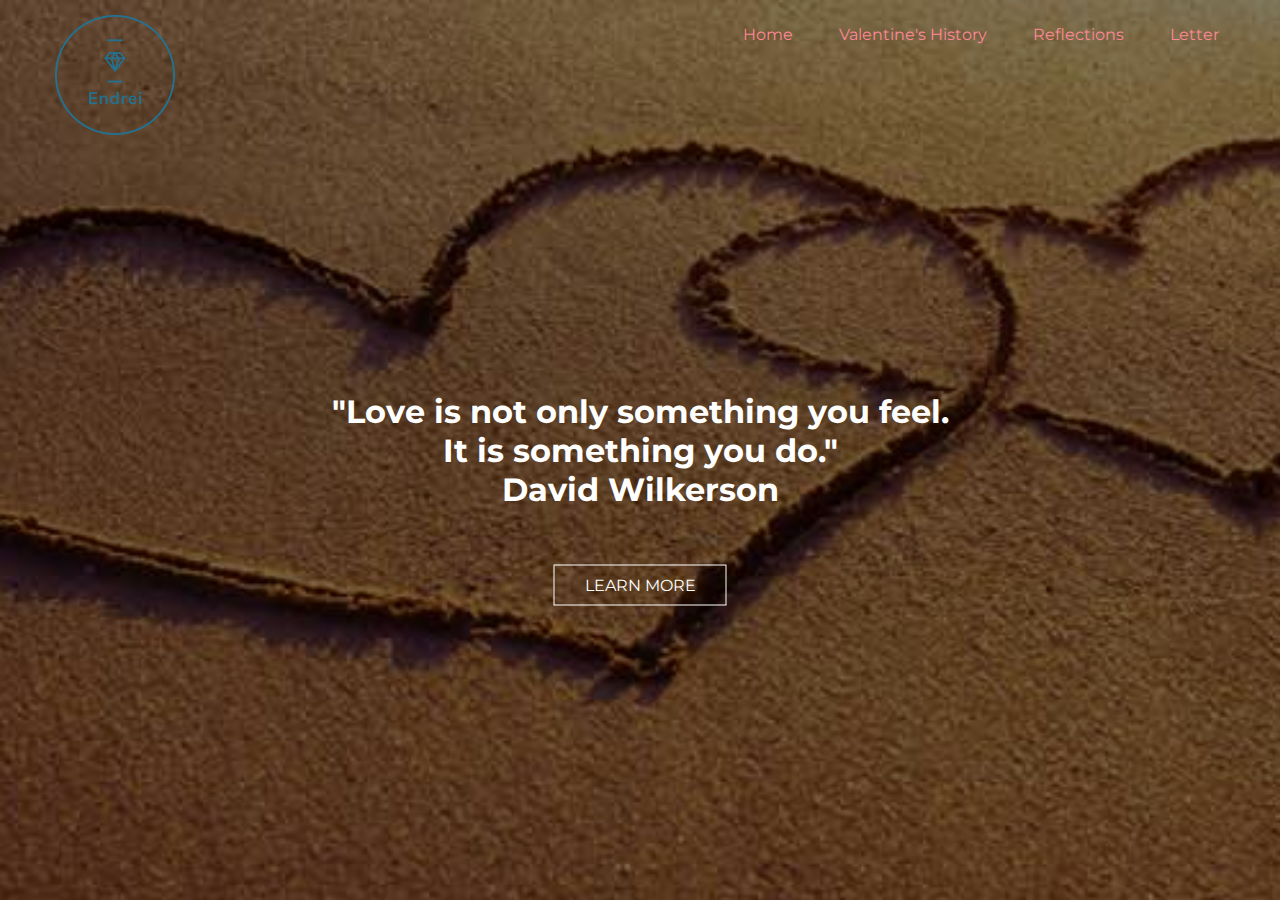
<file: index.html>
<!DOCTYPE html>
<html>
<head>
    <title>Endreiclyne</title>
    <link href="https://fonts.googleapis.com/css?family=Montserrat" rel="stylesheet">
    <link rel="stylesheet" type="text/css" href="css/style.css">
</head>
<body>
    <header>
        <div class="main">
            <div class="logo">
                <img src="logo_transparent.png">
            </div>
            <ul>
                <li><a href="index.html">Home</a></li>
                <li><a href="valentineshistory.html">Valentine's History</a></li>
                <li><a href="reflections.html">Reflections</a></li>
                <li><a href="letter.html">Letter</a></li>
            </ul>
        </div>
        <div class="title">
            <h1>"Love is not only something you feel. <br> It is something you do." <br>David Wilkerson</h1>
        </div>
        
        <div class="button">
                <a href="https://endreiclyne.github.io" class="btn">LEARN MORE</a>
        </div>
    </header>
</body>
</html>
</file>
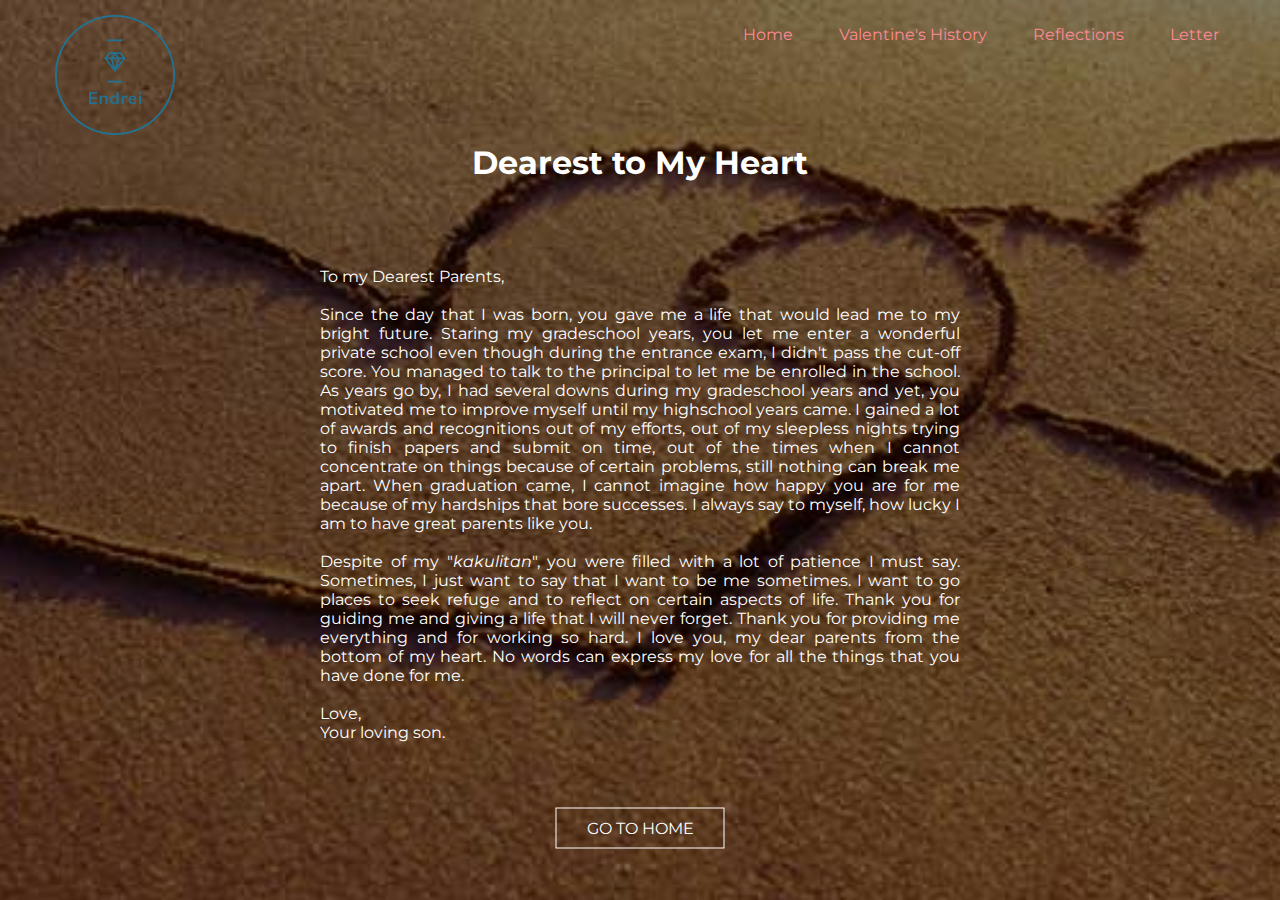
<file: letter.html>
<!DOCTYPE html>
<html>
<head>
    <title>Endreiclyne</title>
    <link href="https://fonts.googleapis.com/css?family=Montserrat" rel="stylesheet">
    <link rel="stylesheet" type="text/css" href="css/style.css">
</head>
<body>
    <header>
        <div class="main">
            <div class="logo">
                <img src="logo_transparent.png">
            </div>
            <ul>
                <li><a href="index.html">Home</a></li>
                <li><a href="valentineshistory.html">Valentine's History</a></li>
                <li><a href="reflections.html">Reflections</a></li>
                <li><a href="letter.html">Letter</a></li>
            </ul>
        </div>
        
        <div class="subtitleletter">
                <h1>Dearest to My Heart</h1>
        </div>
        
        <div class="lettercontent">
            <p>To my Dearest Parents, <br>
            <br>
            Since the day that I was born, you gave me a life that would lead me to my bright future. Staring my gradeschool years, you let me enter a wonderful private school even though during the entrance exam, I didn't pass the cut-off score. You managed to talk to the principal to let me be enrolled in the school. As years go by, I had several downs during my gradeschool years and yet, you motivated me to improve myself until my highschool years came. I gained a lot of awards and recognitions out of my efforts, out of my sleepless nights trying to finish papers and submit on time, out of the times when I cannot concentrate on things because of certain problems, still nothing can break me apart. When graduation came, I cannot imagine how happy you are for me because of my hardships that bore successes. I always say to myself, how lucky I am to have great parents like you.
            <br>
            <br>
            Despite of my "<i>kakulitan</i>", you were filled with a lot of patience I must say. Sometimes, I just want to say that I want to be me sometimes. I want to go places to seek refuge and to reflect on certain aspects of life. Thank you for guiding me and giving a life that I will never forget. Thank you for providing me everything and for working so hard. I love you, my dear parents from the bottom of my heart. No words can express my love for all the things that you have done for me.
            <br>
            <br>
            Love, <br>
            Your loving son.</p>
        </div>
        
        <div class="subbutton">
                <a href="index.html" class="btn">GO TO HOME</a>
        </div>
    </header>
</body>
</html>
</file>
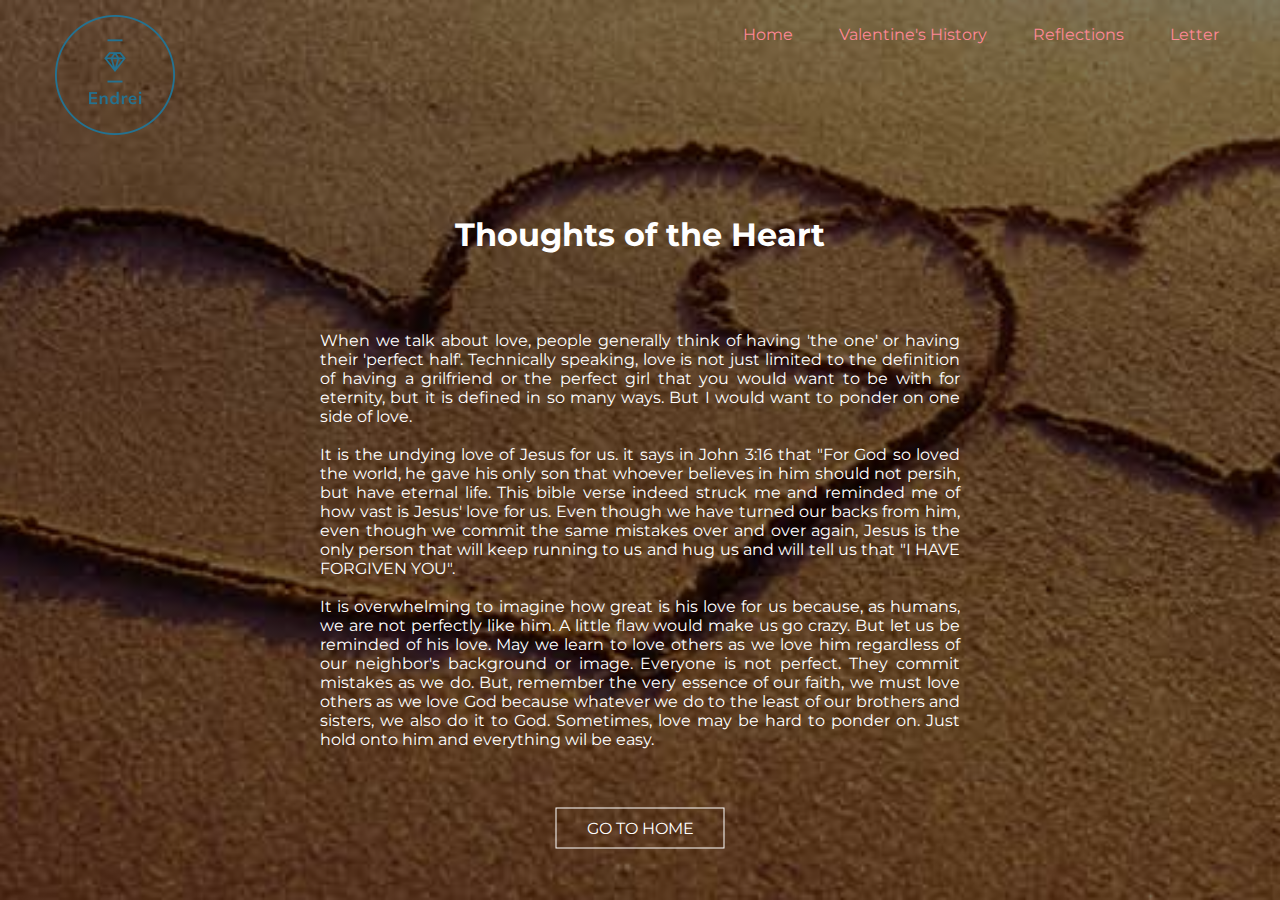
<file: reflections.html>
<!DOCTYPE html>
<html>
<head>
    <title>Endreiclyne</title>
    <link href="https://fonts.googleapis.com/css?family=Montserrat" rel="stylesheet">
    <link rel="stylesheet" type="text/css" href="css/style.css">
</head>
<body>
    <header>
        <div class="main">
            <div class="logo">
                <img src="logo_transparent.png">
            </div>
            <ul>
                <li><a href="index.html">Home</a></li>
                <li><a href="valentineshistory.html">Valentine's History</a></li>
                <li><a href="reflections.html">Reflections</a></li>
                <li><a href="letter.html">Letter</a></li>
            </ul>
        </div>
        
        <div class="subtitleref">
                <h1>Thoughts of the Heart</h1>
        </div>
        
        <div class="subcontent">
            <p>When we talk about love, people generally think of having 'the one' or having their 'perfect half'. Technically speaking, love is not just limited to the definition of having a grilfriend or the perfect girl that you would want to be with for eternity, but it is defined in so many ways. But I would want to ponder on one side of love.<br>
            <br>
            It is the undying love of Jesus for us. it says in John 3:16 that "For God so loved the world, he gave his only son that whoever believes in him should not persih, but have eternal life. This bible verse indeed struck me and reminded me of how vast is Jesus' love for us. Even though we have turned our backs from him, even though we commit the same mistakes over and over again, Jesus is the only person that will keep running to us and hug us and will tell us that "I HAVE FORGIVEN YOU".<br>
            <br>
            It is overwhelming to imagine how great is his love for us because, as humans, we are not perfectly like him. A little flaw would make us go crazy. But let us be reminded of his love. May we learn to love others as we love him regardless of our neighbor's background or image. Everyone is not perfect. They commit mistakes as we do. But, remember the very essence of our faith, we must love others as we love God because whatever we do to the least of our brothers and sisters, we also do it to God. Sometimes, love may be hard to ponder on. Just hold onto him and everything wil be easy. </p>
        </div>
        
        <div class="subbutton">
                <a href="index.html" class="btn">GO TO HOME</a>
        </div>
    </header>
</body>
</html>
</file>
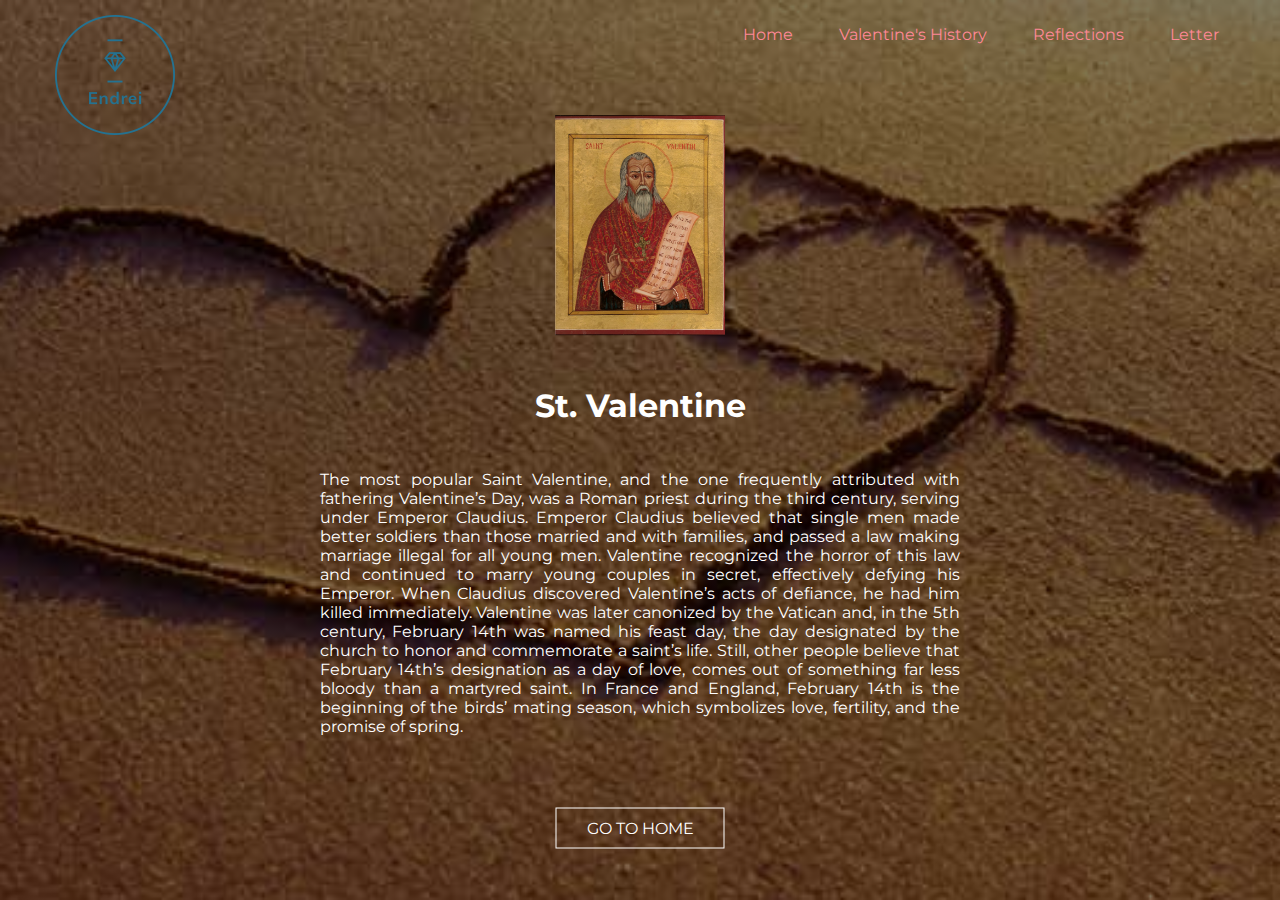
<file: valentineshistory.html>
<!DOCTYPE html>
<html>
<head>
    <title>Endreiclyne</title>
    <link href="https://fonts.googleapis.com/css?family=Montserrat" rel="stylesheet">
    <link rel="stylesheet" type="text/css" href="css/style.css">
</head>
<body>
    <header>
        <div class="main">
            <div class="logo">
                <img src="logo_transparent.png">
            </div>
            <ul>
                <li><a href="index.html">Home</a></li>
                <li><a href="valentineshistory.html">Valentine's History</a></li>
                <li><a href="reflections.html">Reflections</a></li>
                <li><a href="letter.html">Letter</a></li>
            </ul>
        </div>
        
        <div class="subtitle">
            <img src="st-valentine.jpg">
                <h1>St. Valentine</h1>
        </div>
        
        <div class="content">
            <p> The most popular Saint Valentine, and the one frequently attributed with fathering Valentine’s Day, was a Roman priest during the third century, serving under Emperor Claudius. Emperor Claudius believed that single men made better soldiers than those married and with families, and passed a law making marriage illegal for all young men. Valentine recognized the horror of this law and continued to marry young couples in secret, effectively defying his Emperor.

            When Claudius discovered Valentine’s acts of defiance, he had him killed immediately. Valentine was later canonized by the Vatican and, in the 5th century, February 14th was named his feast day, the day designated by the church to honor and commemorate a saint’s life.

            Still, other people believe that February 14th’s designation as a day of love, comes out of something far less bloody than a martyred saint. In France and England, February 14th is the beginning of the birds’ mating season, which symbolizes love, fertility, and the promise of spring.</p>
        </div>
        
        <div class="subbutton">
                <a href="index.html" class="btn">GO TO HOME</a>
        </div>
    </header>
</body>
</html>
</file>
<file: css/style.css>
@font-face{
    src: url(fonts/Montserrat-SemiBold.ttf);
    font-family: Monsterrat-SemiBold;
}

*{
    margin: 0;
    padding: 0;
    font-family: 'Montserrat', sans-serif;
}

header{
    background-image: linear-gradient(rgba(0,0,0,0.5),rgba(0,0,0,0.5)), url(../beachlove.jpg);
    height: 100vh;
    background-size: cover;
    background-position: center;
    background-attachment: fixed;
}

ul{
    list-style-type: right;
    float: right;
    margin-top: 25px;
}

ul li{
    display: inline-block;
}

ul li a{
    text-decoration: none;
    color: #FF8896;
    padding: 5px 20px;
    border: 1px solid transparent;
    transition: 0.6s ease;
}

ul li a:hover{
    background-color: #fff;
    color: #000000;
}

.logo img{
    float: left;
    width: 150px;
    height: auto;
}

.main{
    max-width: 1200px;
    margin: auto;
}

.title{
    position: absolute;
    top: 50%;
    left: 50%;
    transform: translate(-50%, -50%);
}

.title h1{
   color: #fff;
    text-align: center;
}

.button{
    position: absolute;
    top: 65%;
    left: 50%;
    transform: translate(-50%, -50%);
}

.btn{
    BORDER: 1px solid #fff;
    padding: 10px 30px;
    color: #fff;
    text-decoration: none;
    transition: 0.6s ease;
}

.btn:hover{
    background-color: #fff;
    color: #000000;
}

.content {
    color: #fff;
    font-family: 'Montserrat', sans-serif;
    position: absolute;
    top: 67%;
    left: 50%;
    transform: translate(-50%, -50%);
    text-align: justify;
}

.subtitle h1{
    position: absolute;
    top: 45%;
    left: 50%;
    transform: translate(-50%, -50%);
    color: #fff;
}

.subbutton{
    position: absolute;
    top: 92%;
    left: 50%;
    transform: translate(-50%, -50%);
}

.subtitle img{
    position: absolute;
    top: 25%;
    left: 50%;
    transform: translate(-50%, -50%);
    width: 170px;
    height: auto;
}

.subtitleref h1{
    position: absolute;
    top: 26%;
    left: 50%;
    transform: translate(-50%, -50%);
    color: #fff;
}

.subcontent{
    color: #fff;
    font-family: 'Montserrat', sans-serif;
    position: absolute;
    top: 60%;
    left: 50%;
    transform: translate(-50%, -50%);
    text-align: justify;
}

.lettercontent{
    color: #fff;
    font-family: 'Montserrat', sans-serif;
    position: absolute;
    top: 56%;
    left: 50%;
    transform: translate(-50%, -50%);
    text-align: justify;
}

.subtitleletter{
    position: absolute;
    top: 18%;
    left: 50%;
    transform: translate(-50%, -50%);
    color: #fff;
}
</file>
